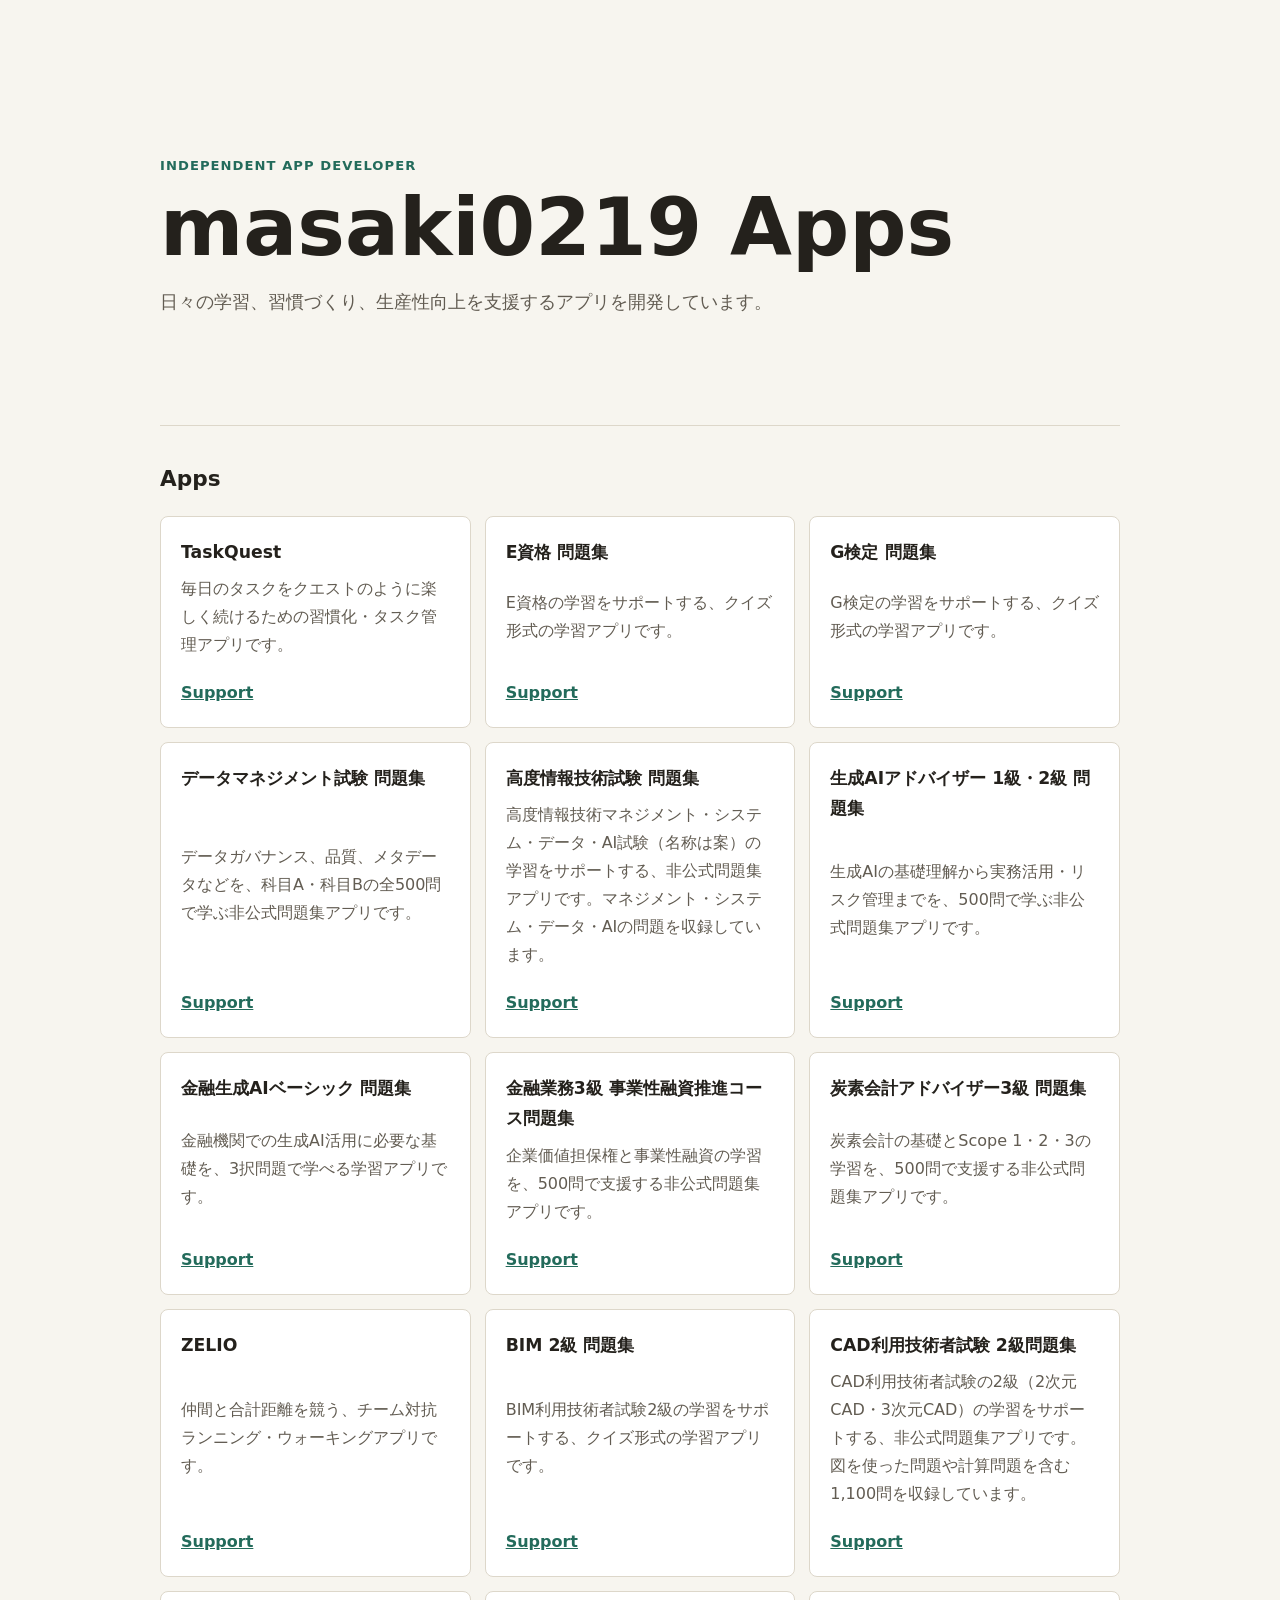
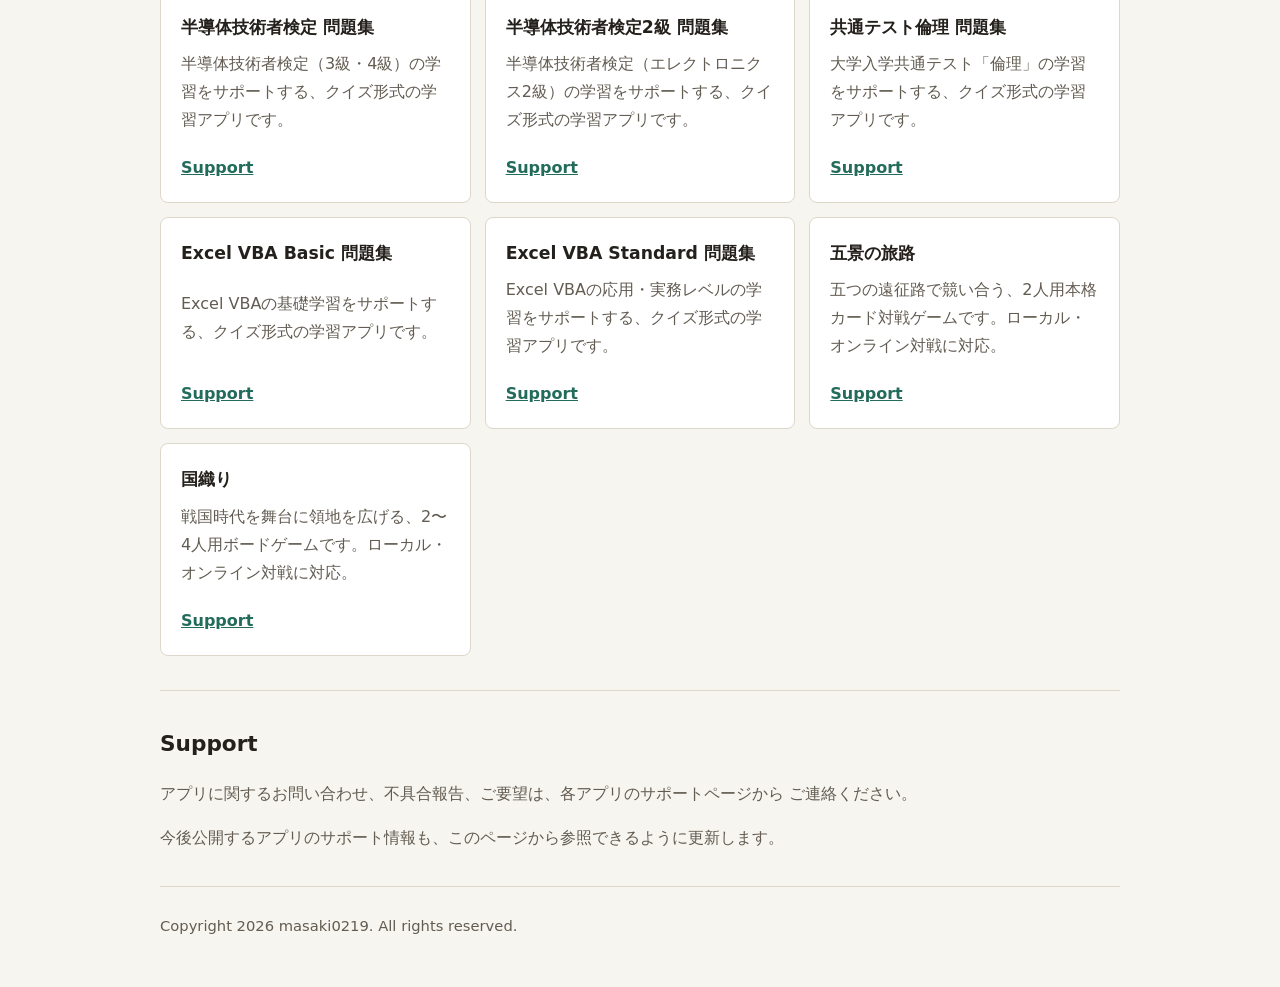
<file: index.html>
<!doctype html>
<html lang="ja">
  <head>
    <meta charset="utf-8" />
    <meta name="viewport" content="width=device-width, initial-scale=1" />
    <title>masaki0219 Apps</title>
    <meta
      name="description"
      content="masaki0219が開発・提供するアプリの情報、サポート、プライバシーポリシーへのリンクを掲載しています。"
    />
    <link rel="stylesheet" href="./styles.css" />
  </head>
  <body>
    <main class="page">
      <header class="hero">
        <p class="eyebrow">Independent App Developer</p>
        <h1>masaki0219 Apps</h1>
        <p class="lead">
          日々の学習、習慣づくり、生産性向上を支援するアプリを開発しています。
        </p>
      </header>

      <section class="section" aria-labelledby="apps">
        <h2 id="apps">Apps</h2>
        <div class="app-grid">
          <article class="app-card">
            <h3>TaskQuest</h3>
            <p>
              毎日のタスクをクエストのように楽しく続けるための習慣化・タスク管理アプリです。
            </p>
            <a href="https://github.com/masaki0219/taskquest-support">Support</a>
          </article>

          <article class="app-card">
            <h3>E資格 問題集</h3>
            <p>
              E資格の学習をサポートする、クイズ形式の学習アプリです。
            </p>
            <a href="https://masaki0219.github.io/app-support/e-jdla/">Support</a>
          </article>

          <article class="app-card">
            <h3>G検定 問題集</h3>
            <p>
              G検定の学習をサポートする、クイズ形式の学習アプリです。
            </p>
            <a href="https://masaki0219.github.io/app-support/g-jdla/">Support</a>
          </article>

          <article class="app-card">
            <h3>データマネジメント試験 問題集</h3>
            <p>
              データガバナンス、品質、メタデータなどを、科目A・科目Bの全500問で学ぶ非公式問題集アプリです。
            </p>
            <a href="https://masaki0219.github.io/app-support/data-management-exam/">Support</a>
          </article>

          <article class="app-card">
            <h3>高度情報技術試験 問題集</h3>
            <p>
              高度情報技術マネジメント・システム・データ・AI試験（名称は案）の学習をサポートする、非公式問題集アプリです。マネジメント・システム・データ・AIの問題を収録しています。
            </p>
            <a href="https://masaki0219.github.io/app-support/pds/">Support</a>
          </article>

          <article class="app-card">
            <h3>生成AIアドバイザー 1級・2級 問題集</h3>
            <p>
              生成AIの基礎理解から実務活用・リスク管理までを、500問で学ぶ非公式問題集アプリです。
            </p>
            <a href="https://masaki0219.github.io/app-support/generative-ai-advisor/">Support</a>
          </article>

          <article class="app-card">
            <h3>金融生成AIベーシック 問題集</h3>
            <p>
              金融機関での生成AI活用に必要な基礎を、3択問題で学べる学習アプリです。
            </p>
            <a href="https://masaki0219.github.io/app-support/finance-genai-basic/">Support</a>
          </article>

          <article class="app-card">
            <h3>金融業務3級 事業性融資推進コース問題集</h3>
            <p>
              企業価値担保権と事業性融資の学習を、500問で支援する非公式問題集アプリです。
            </p>
            <a href="https://masaki0219.github.io/app-support/business-lending-grade3/">Support</a>
          </article>

          <article class="app-card">
            <h3>炭素会計アドバイザー3級 問題集</h3>
            <p>
              炭素会計の基礎とScope 1・2・3の学習を、500問で支援する非公式問題集アプリです。
            </p>
            <a href="https://masaki0219.github.io/app-support/carbon-accounting-grade-3/">Support</a>
          </article>

          <article class="app-card">
            <h3>ZELIO</h3>
            <p>
              仲間と合計距離を競う、チーム対抗ランニング・ウォーキングアプリです。
            </p>
            <a href="https://masaki0219.github.io/app-support/zelio/">Support</a>
          </article>

          <article class="app-card">
            <h3>BIM 2級 問題集</h3>
            <p>
              BIM利用技術者試験2級の学習をサポートする、クイズ形式の学習アプリです。
            </p>
            <a href="https://masaki0219.github.io/app-support/bim-grade2/">Support</a>
          </article>

          <article class="app-card">
            <h3>CAD利用技術者試験 2級問題集</h3>
            <p>
              CAD利用技術者試験の2級（2次元CAD・3次元CAD）の学習をサポートする、非公式問題集アプリです。図を使った問題や計算問題を含む1,100問を収録しています。
            </p>
            <a href="https://masaki0219.github.io/app-support/cad/">Support</a>
          </article>

          <article class="app-card">
            <h3>半導体技術者検定 問題集</h3>
            <p>
              半導体技術者検定（3級・4級）の学習をサポートする、クイズ形式の学習アプリです。
            </p>
            <a href="https://masaki0219.github.io/app-support/secc/">Support</a>
          </article>

          <article class="app-card">
            <h3>半導体技術者検定2級 問題集</h3>
            <p>
              半導体技術者検定（エレクトロニクス2級）の学習をサポートする、クイズ形式の学習アプリです。
            </p>
            <a href="https://masaki0219.github.io/app-support/secc-grade2/">Support</a>
          </article>

          <article class="app-card">
            <h3>共通テスト倫理 問題集</h3>
            <p>
              大学入学共通テスト「倫理」の学習をサポートする、クイズ形式の学習アプリです。
            </p>
            <a href="https://masaki0219.github.io/app-support/ethics/">Support</a>
          </article>

          <article class="app-card">
            <h3>Excel VBA Basic 問題集</h3>
            <p>
              Excel VBAの基礎学習をサポートする、クイズ形式の学習アプリです。
            </p>
            <a href="https://masaki0219.github.io/app-support/excel-vba-basic/">Support</a>
          </article>

          <article class="app-card">
            <h3>Excel VBA Standard 問題集</h3>
            <p>
              Excel VBAの応用・実務レベルの学習をサポートする、クイズ形式の学習アプリです。
            </p>
            <a href="https://masaki0219.github.io/app-support/excel-vba-standard/">Support</a>
          </article>

          <article class="app-card">
            <h3>五景の旅路</h3>
            <p>
              五つの遠征路で競い合う、2人用本格カード対戦ゲームです。ローカル・オンライン対戦に対応。
            </p>
            <a href="https://masaki0219.github.io/app-support/gokei/">Support</a>
          </article>

          <article class="app-card">
            <h3>国織り</h3>
            <p>
              戦国時代を舞台に領地を広げる、2〜4人用ボードゲームです。ローカル・オンライン対戦に対応。
            </p>
            <a href="https://masaki0219.github.io/app-support/kunitori/">Support</a>
          </article>
        </div>
      </section>

      <section class="section" aria-labelledby="support">
        <h2 id="support">Support</h2>
        <p>
          アプリに関するお問い合わせ、不具合報告、ご要望は、各アプリのサポートページから
          ご連絡ください。
        </p>
        <p>
          今後公開するアプリのサポート情報も、このページから参照できるように更新します。
        </p>
      </section>

      <footer class="footer">
        <p>Copyright 2026 masaki0219. All rights reserved.</p>
      </footer>
    </main>
  </body>
</html>
</file>
<file: styles.css>
:root {
  color-scheme: light;
  --bg: #f7f5ef;
  --text: #24211c;
  --muted: #625c52;
  --line: #ddd7ca;
  --surface: #ffffff;
  --accent: #236b5b;
  --accent-strong: #17493e;
}

* {
  box-sizing: border-box;
}

body {
  margin: 0;
  background: var(--bg);
  color: var(--text);
  font-family:
    system-ui,
    -apple-system,
    BlinkMacSystemFont,
    "Segoe UI",
    sans-serif;
  line-height: 1.75;
}

a {
  color: var(--accent);
  font-weight: 700;
}

a:hover {
  color: var(--accent-strong);
}

.page {
  width: min(960px, calc(100% - 32px));
  margin: 0 auto;
  padding: 48px 0;
}

.hero {
  min-height: 42vh;
  display: grid;
  align-content: center;
  padding: 40px 0;
  border-bottom: 1px solid var(--line);
}

.eyebrow {
  margin: 0 0 8px;
  color: var(--accent);
  font-size: 0.82rem;
  font-weight: 800;
  letter-spacing: 0.08em;
  text-transform: uppercase;
}

h1,
h2,
h3,
p {
  margin-top: 0;
}

h1 {
  margin-bottom: 16px;
  font-size: clamp(2.45rem, 7vw, 5rem);
  line-height: 1.05;
}

h2 {
  margin-bottom: 18px;
  font-size: 1.35rem;
}

h3 {
  margin-bottom: 8px;
  font-size: 1.08rem;
}

p {
  color: var(--muted);
}

.lead {
  max-width: 680px;
  margin-bottom: 0;
  font-size: 1.14rem;
}

.section {
  padding: 34px 0;
  border-bottom: 1px solid var(--line);
}

.section p:last-child {
  margin-bottom: 0;
}

.app-grid {
  display: grid;
  grid-template-columns: repeat(auto-fit, minmax(240px, 1fr));
  gap: 14px;
}

.app-card {
  min-height: 180px;
  display: flex;
  flex-direction: column;
  justify-content: space-between;
  padding: 20px;
  border: 1px solid var(--line);
  border-radius: 8px;
  background: var(--surface);
}

.app-card p {
  margin-bottom: 20px;
}

.footer {
  padding-top: 26px;
}

.footer p {
  margin-bottom: 0;
  font-size: 0.92rem;
}

@media (max-width: 640px) {
  .page {
    width: min(100% - 24px, 960px);
    padding: 24px 0;
  }

  .hero {
    min-height: 34vh;
  }
}
</file>
